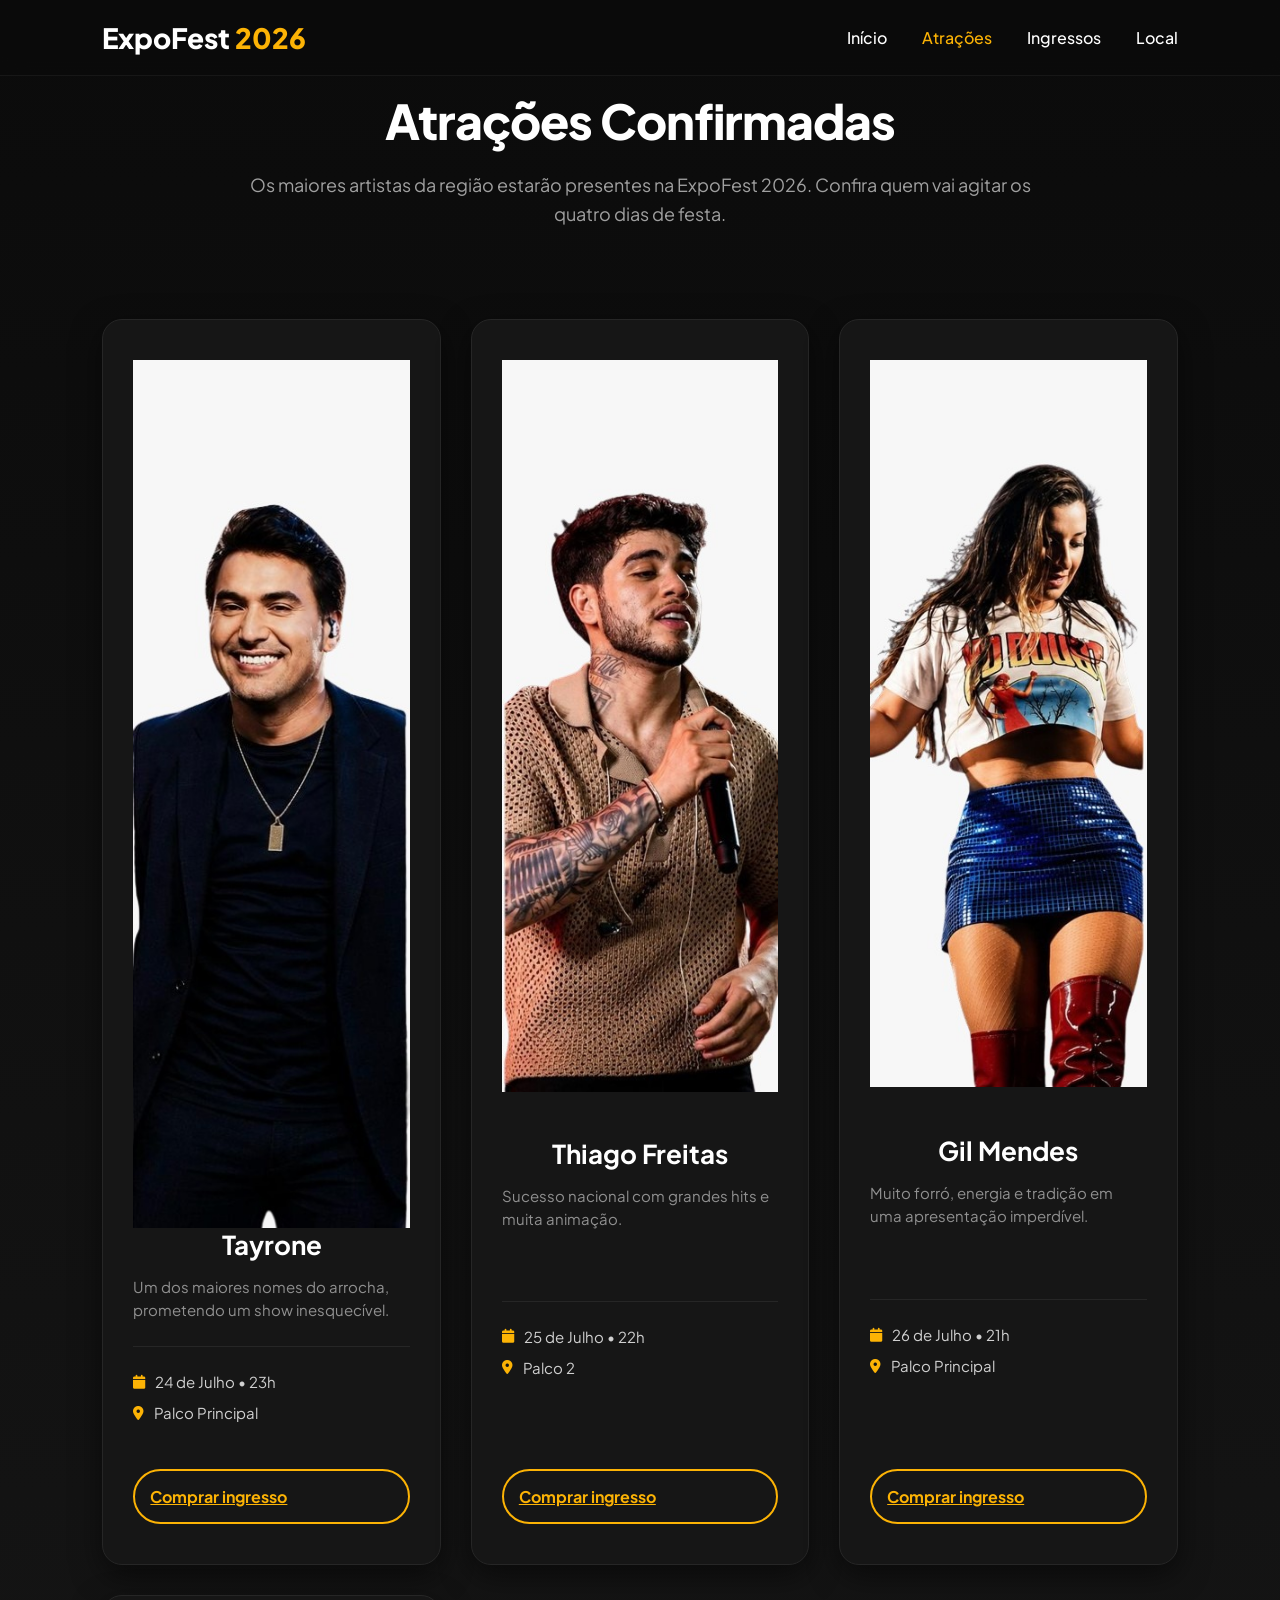
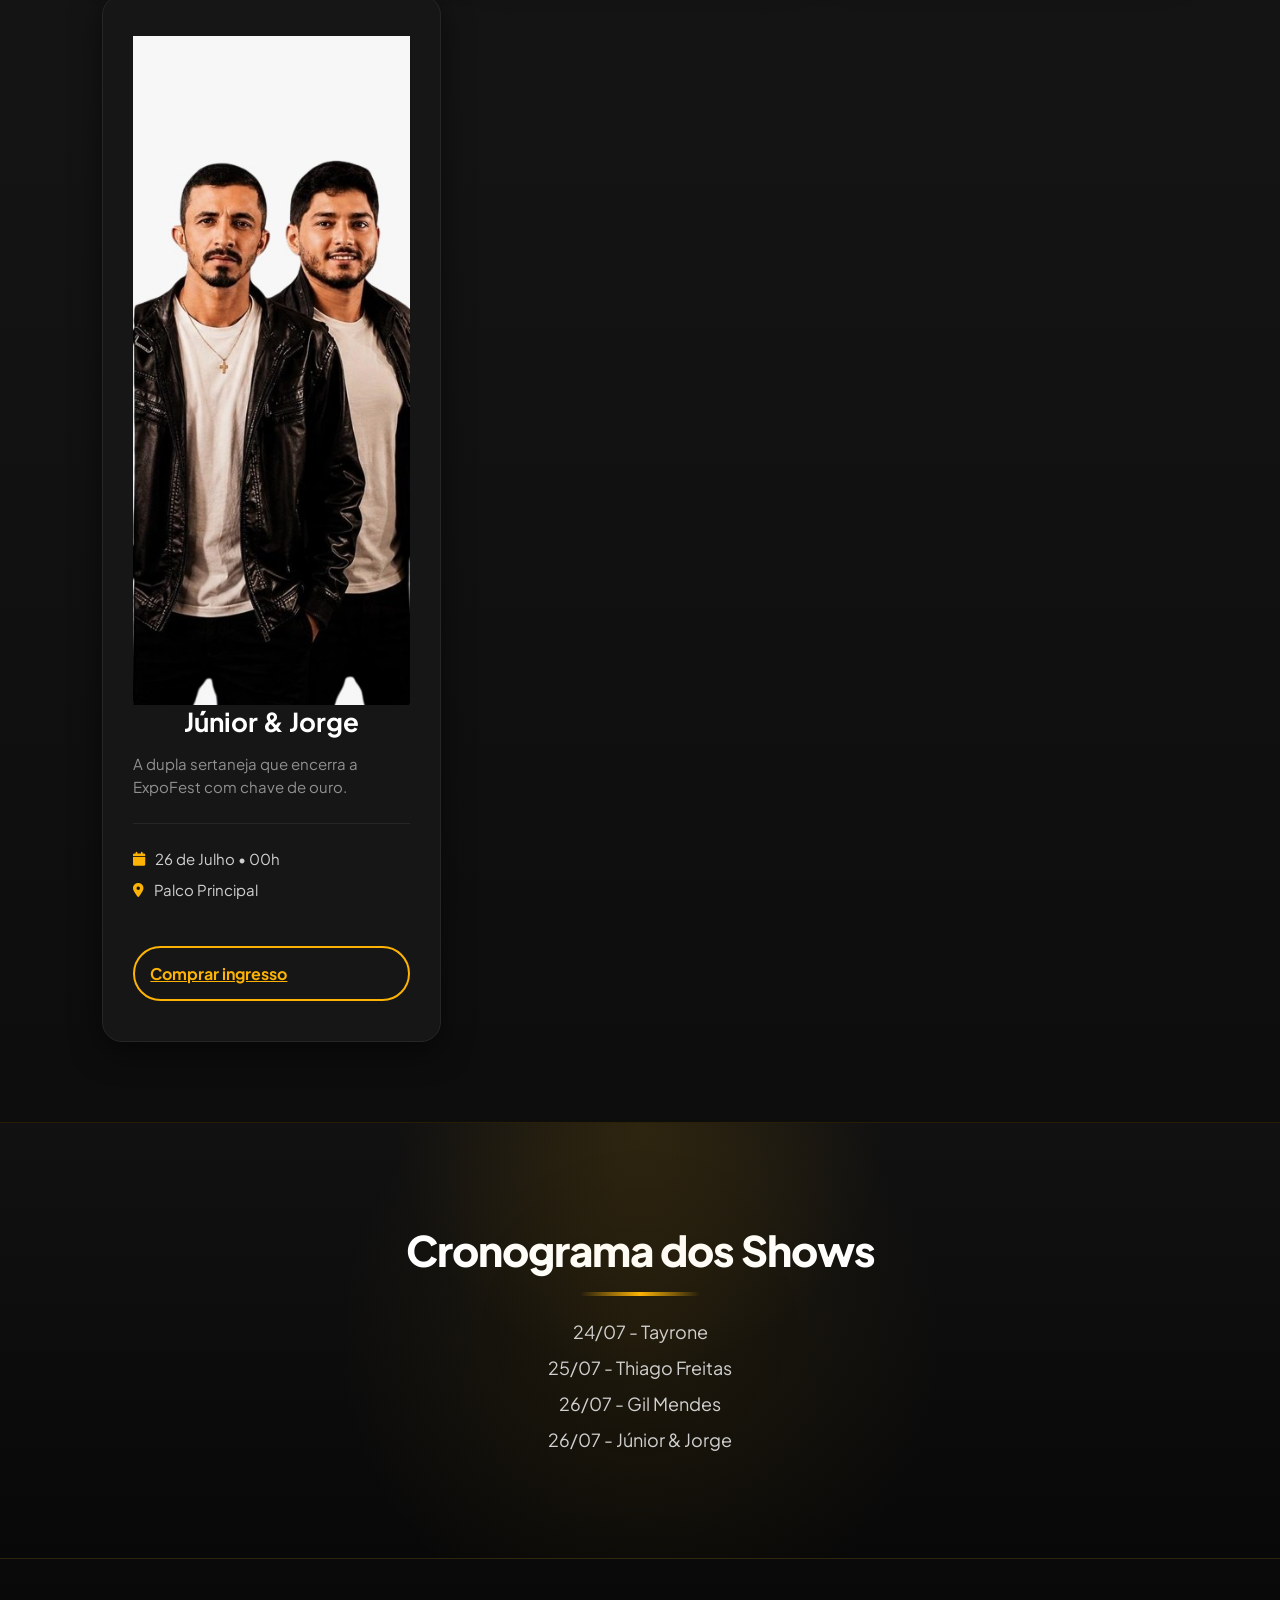
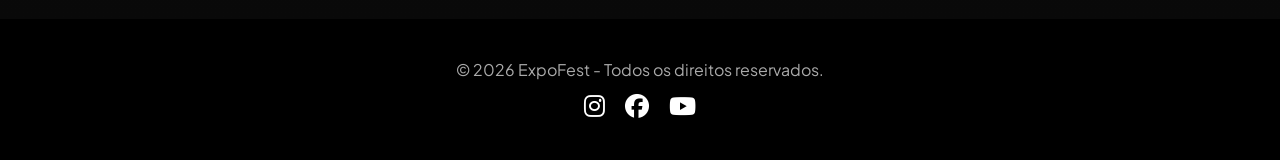
<file: atracoes.html>
<!DOCTYPE html>
<html lang="pt-BR">
<head>
<meta charset="UTF-8">
<meta name="viewport" content="width=device-width, initial-scale=1.0">

<title>Atrações - ExpoFest 2026</title>

<link rel="preconnect" href="https://fonts.googleapis.com">
<link rel="preconnect" href="https://fonts.gstatic.com" crossorigin>

<link href="https://fonts.googleapis.com/css2?family=Plus+Jakarta+Sans:wght@400;500;600;700;800&display=swap" rel="stylesheet">

<link rel="stylesheet" href="https://cdnjs.cloudflare.com/ajax/libs/font-awesome/6.5.2/css/all.min.css">

<link rel="stylesheet" href="style.css">

</head>

<body>

<header>

<div class="logo">
<h1>ExpoFest <span>2026</span></h1>
</div>

<nav>
<ul>
<li><a href="index.html">Início</a></li>
<li><a href="atracoes.html" class="active">Atrações</a></li>
<li><a href="ingressos.html">Ingressos</a></li>
<li><a href="local.html">Local</a></li>
</ul>
</nav>

</header>

<section class="ingressos-hero">

<div class="hero-container">

<h2>Atrações Confirmadas</h2>

<p>
Os maiores artistas da região estarão presentes na ExpoFest 2026.
Confira quem vai agitar os quatro dias de festa.
</p>

</div>

</section>

<section class="cards-section">

<div class="cards-container">

<div class="ticket-card artista">

<img src="img3.jpeg" alt="Tayrone">

<div class="card-header">

<h3>Tayrone</h3>

<p class="ticket-desc">
Um dos maiores nomes do arrocha, prometendo um show inesquecível.
</p>

</div>

<ul class="ticket-benefits">

<li><i class="fa-solid fa-calendar"></i>24 de Julho • 23h</li>

<li><i class="fa-solid fa-location-dot"></i>Palco Principal</li>

</ul>

<a href="ingressos.html" class="btn-comprar">
Comprar ingresso
</a>

</div>

<div class="ticket-card artista">

<img src="img4.jpeg" alt="Thiago Freitas">

<div class="card-header">

<h3>Thiago Freitas</h3>

<p class="ticket-desc">
Sucesso nacional com grandes hits e muita animação.
</p>

</div>

<ul class="ticket-benefits">

<li><i class="fa-solid fa-calendar"></i>25 de Julho • 22h</li>

<li><i class="fa-solid fa-location-dot"></i>Palco 2</li>

</ul>

<a href="ingressos.html" class="btn-comprar">
Comprar ingresso
</a>

</div>

<div class="ticket-card artista">

<img src="img1.jpeg" alt="Gil Mendes">

<div class="card-header">

<h3>Gil Mendes</h3>

<p class="ticket-desc">
Muito forró, energia e tradição em uma apresentação imperdível.
</p>

</div>

<ul class="ticket-benefits">

<li><i class="fa-solid fa-calendar"></i>26 de Julho • 21h</li>

<li><i class="fa-solid fa-location-dot"></i>Palco Principal</li>

</ul>

<a href="ingressos.html" class="btn-comprar">
Comprar ingresso
</a>

</div>

<div class="ticket-card artista">

<img src="img2.jpeg" alt="Júnior e Jorge">

<div class="card-header">

<h3>Júnior & Jorge</h3>

<p class="ticket-desc">
A dupla sertaneja que encerra a ExpoFest com chave de ouro.
</p>

</div>

<ul class="ticket-benefits">

<li><i class="fa-solid fa-calendar"></i>26 de Julho • 00h</li>

<li><i class="fa-solid fa-location-dot"></i>Palco Principal</li>

</ul>

<a href="ingressos.html" class="btn-comprar">
Comprar ingresso
</a>

</div>

</div>

</section>

<section class="contador">

<h2>Cronograma dos Shows</h2>

<p>
24/07 - Tayrone<br>
25/07 - Thiago Freitas<br>
26/07 - Gil Mendes<br>
26/07 - Júnior & Jorge
</p>

</section>

<footer>

<p>© 2026 ExpoFest - Todos os direitos reservados.</p>

<div class="redes">

<a href="#"><i class="fab fa-instagram"></i></a>

<a href="#"><i class="fab fa-facebook"></i></a>

<a href="#"><i class="fab fa-youtube"></i></a>

</div>

</footer>

</body>
</html>
</file>
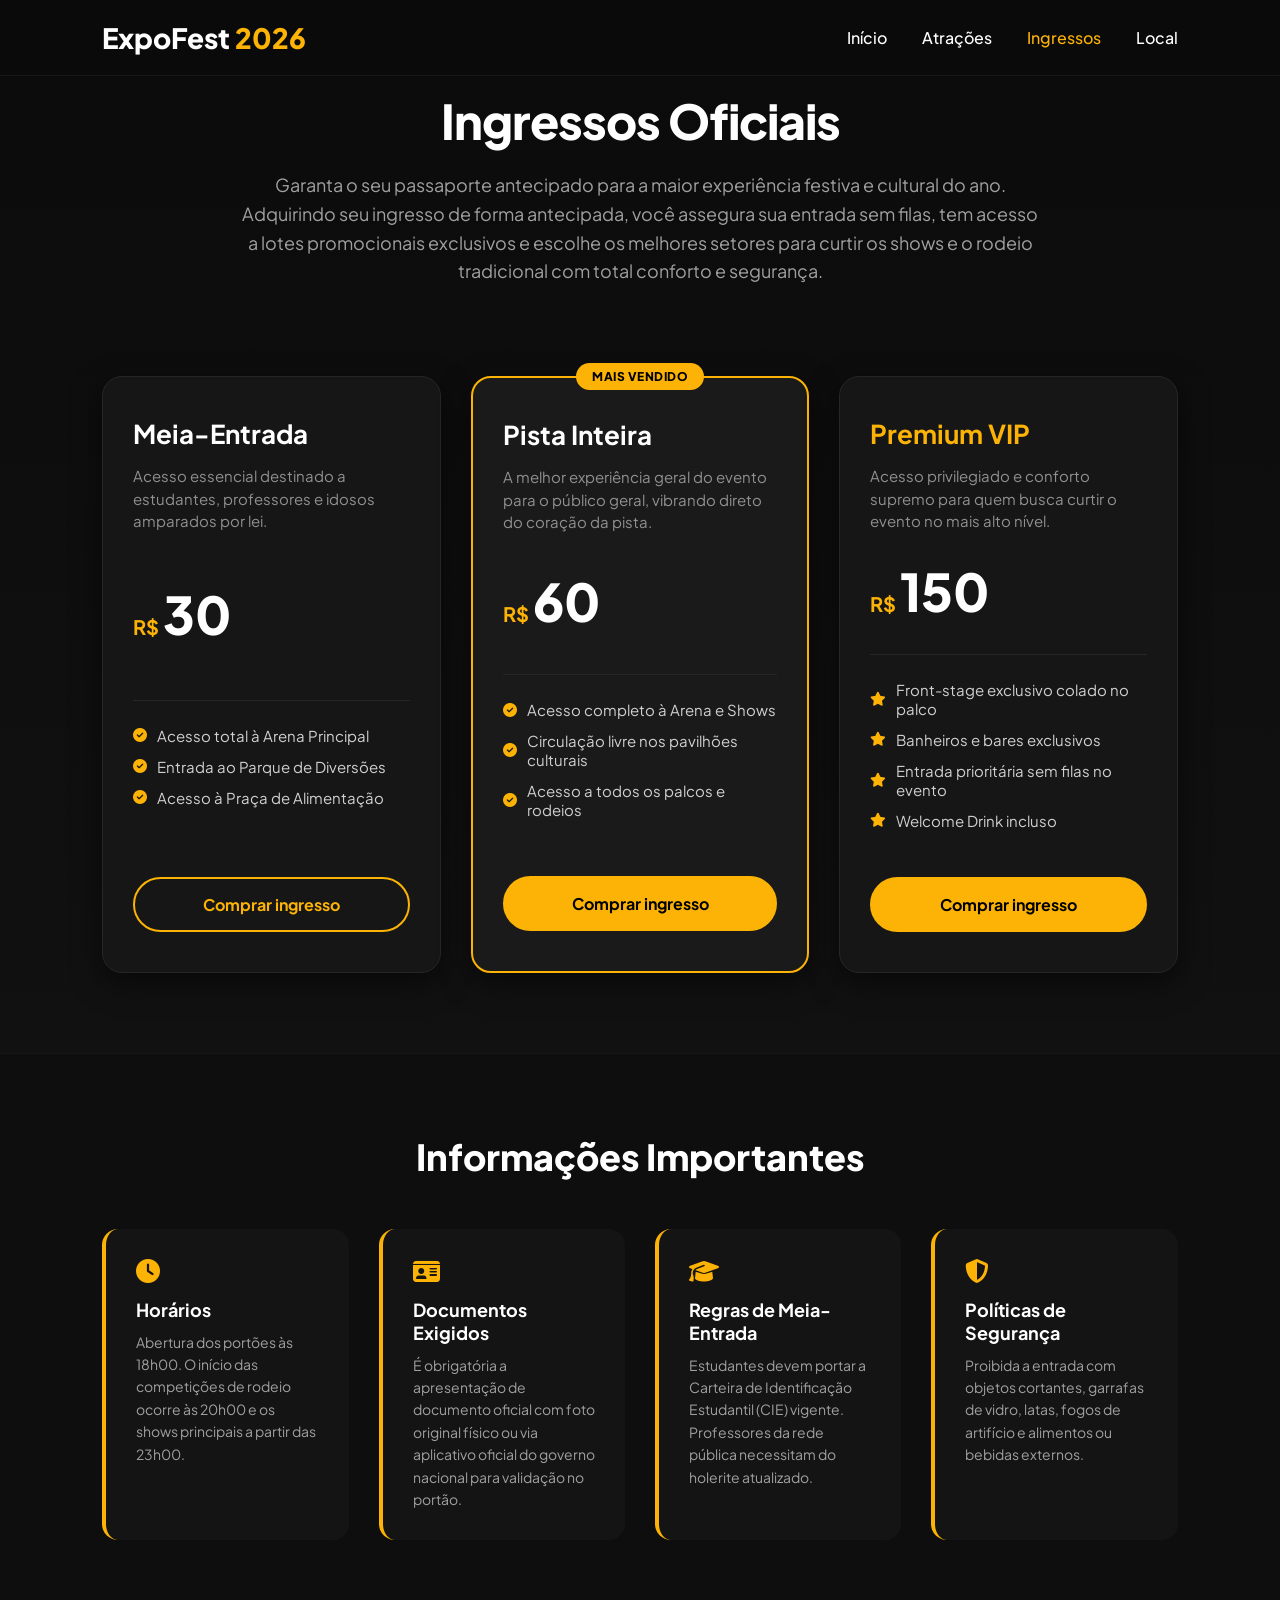
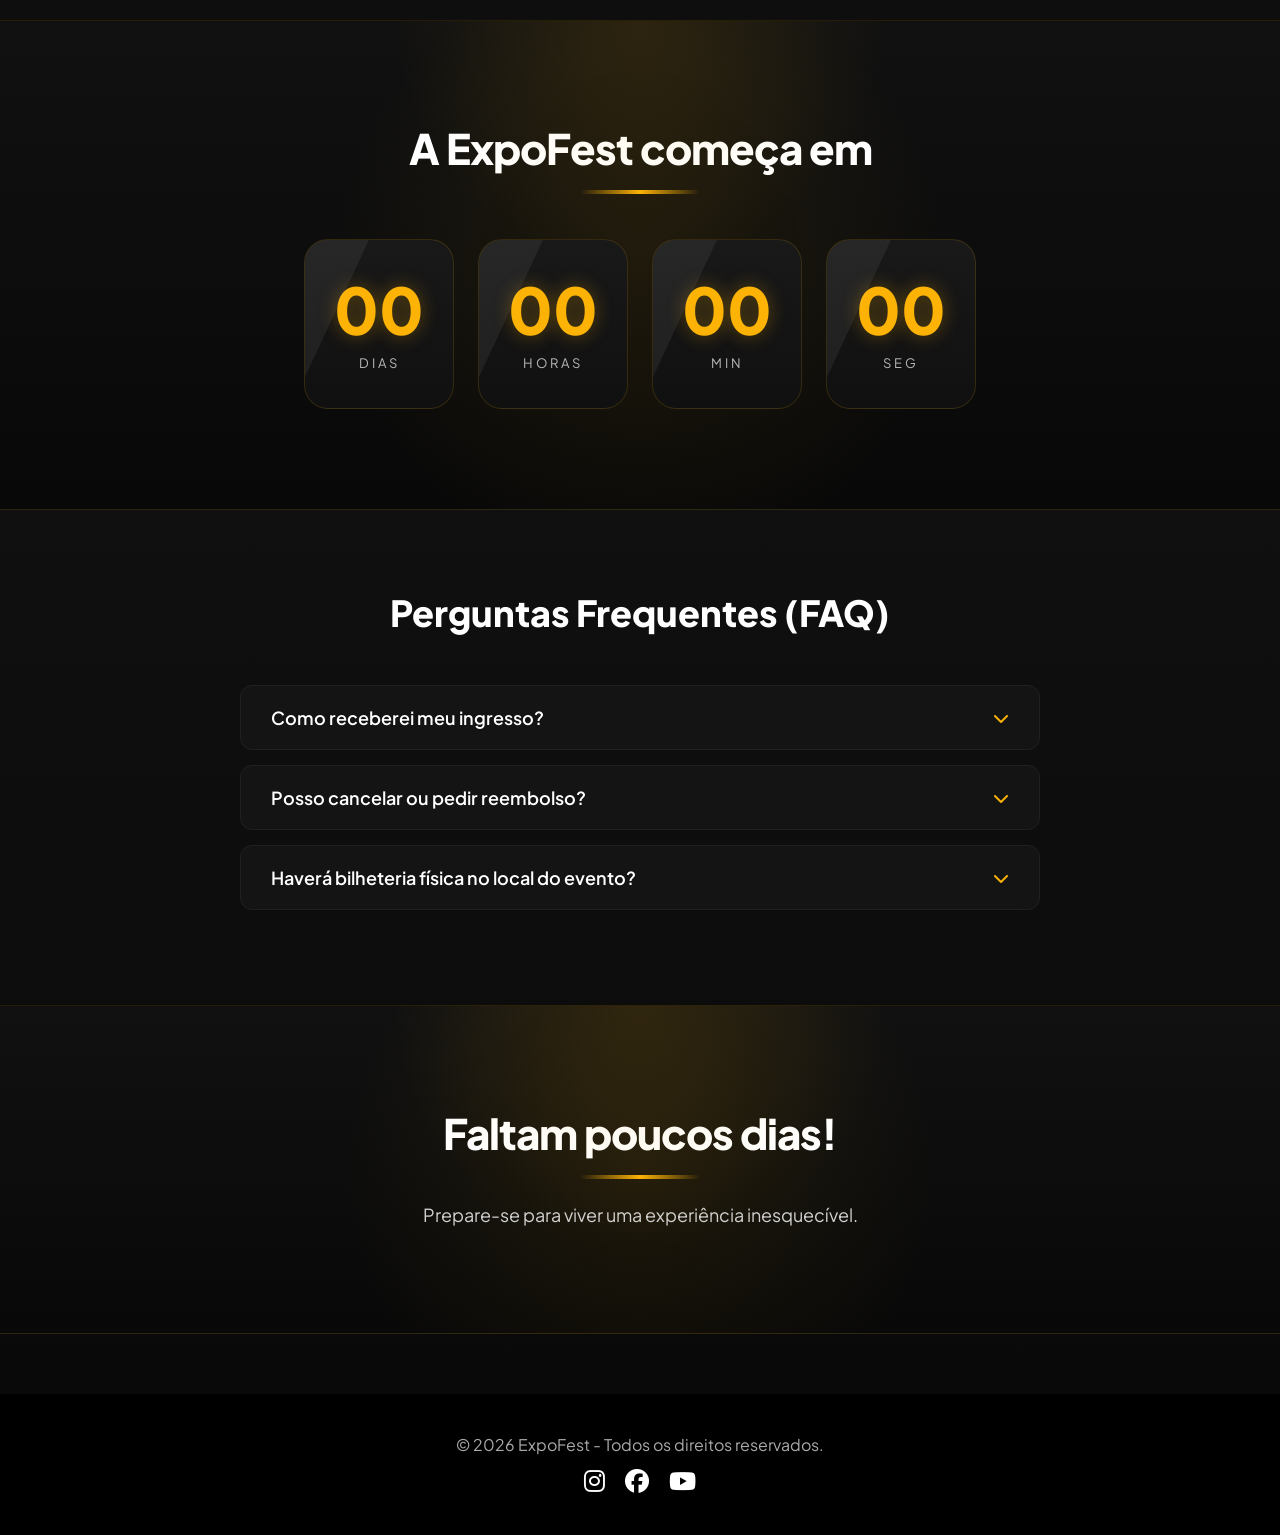
<file: ingressos.html>
<!DOCTYPE html>
<html lang="pt-BR">
<head>
    <meta charset="UTF-8">
    <meta name="viewport" content="width=device-width, initial-scale=1.0">
    <title>Ingressos - Expofesta Paulistana 2026</title>

    <link rel="preconnect" href="https://fonts.googleapis.com">
    <link rel="preconnect" href="https://fonts.gstatic.com" crossorigin>
    <link href="https://fonts.googleapis.com/css2?family=Plus+Jakarta+Sans:wght@400;500;600;700;800&display=swap" rel="stylesheet">
    <link rel="stylesheet" href="https://cdnjs.cloudflare.com/ajax/libs/font-awesome/6.5.2/css/all.min.css">
    
    <link rel="stylesheet" href="style.css">
</head>
<body>

    <header>

        <div class="logo">
            <h1>ExpoFest <span>2026</span></h1>
        </div>

        <nav>
            <ul>
                <li><a href="index.html">Início</a></li>
                <li><a href="atracoes.html">Atrações</a></li>
                <li><a href="ingressos.html" class="active">Ingressos</a></li>
                <li><a href="local.html">Local</a></li> </ul>
        </nav>

    </header>

    <section class="ingressos-hero">
        <div class="hero-container">
            <h2>Ingressos Oficiais</h2>
            <p>Garanta o seu passaporte antecipado para a maior experiência festiva e cultural do ano. Adquirindo seu ingresso de forma antecipada, você assegura sua entrada sem filas, tem acesso a lotes promocionais exclusivos e escolhe os melhores setores para curtir os shows e o rodeio tradicional com total conforto e segurança.</p>
        </div>
    </section>

    <section class="cards-section">
        <div class="cards-container">

            <div class="ticket-card">
                <div class="card-header">
                    <h3>Meia-Entrada</h3>
                    <p class="ticket-desc">Acesso essencial destinado a estudantes, professores e idosos amparados por lei.</p>
                </div>
                <div class="card-price">
                    <span class="currency">R$</span><span class="price-value">30</span>
                </div>
                <ul class="ticket-benefits">
                    <li><i class="fa-solid fa-circle-check"></i> Acesso total à Arena Principal</li>
                    <li><i class="fa-solid fa-circle-check"></i> Entrada ao Parque de Diversões</li>
                    <li><i class="fa-solid fa-circle-check"></i> Acesso à Praça de Alimentação</li>
                </ul>
                <button class="btn-comprar" data-ticket="Meia-Entrada" data-price="30">Comprar ingresso</button>
            </div>

            <div class="ticket-card featured">
                <div class="badge-featured">Mais Vendido</div>
                <div class="card-header">
                    <h3>Pista Inteira</h3>
                    <p class="ticket-desc">A melhor experiência geral do evento para o público geral, vibrando direto do coração da pista.</p>
                </div>
                <div class="card-price">
                    <span class="currency">R$</span><span class="price-value">60</span>
                </div>
                <ul class="ticket-benefits">
                    <li><i class="fa-solid fa-circle-check"></i> Acesso completo à Arena e Shows</li>
                    <li><i class="fa-solid fa-circle-check"></i> Circulação livre nos pavilhões culturais</li>
                    <li><i class="fa-solid fa-circle-check"></i> Acesso a todos os palcos e rodeios</li>
                </ul>
                <button class="btn-comprar" data-ticket="Pista Inteira" data-price="60">Comprar ingresso</button>
            </div>

            <div class="ticket-card vip">
                <div class="card-header">
                    <h3>Premium VIP</h3>
                    <p class="ticket-desc">Acesso privilegiado e conforto supremo para quem busca curtir o evento no mais alto nível.</p>
                </div>
                <div class="card-price">
                    <span class="currency">R$</span><span class="price-value">150</span>
                </div>
                <ul class="ticket-benefits">
                    <li><i class="fa-solid fa-star"></i> Front-stage exclusivo colado no palco</li>
                    <li><i class="fa-solid fa-star"></i> Banheiros e bares exclusivos</li>
                    <li><i class="fa-solid fa-star"></i> Entrada prioritária sem filas no evento</li>
                    <li><i class="fa-solid fa-star"></i> Welcome Drink incluso</li>
                </ul>
                <button class="btn-comprar" data-ticket="Premium VIP" data-price="150">Comprar ingresso</button>
            </div>

        </div>
    </section>

    <section id="informacoes" class="info-section">
        <h2>Informações Importantes</h2>
        <div class="info-grid">
            <div class="info-box">
                <i class="fa-solid fa-clock"></i>
                <h4>Horários</h4>
                <p>Abertura dos portões às 18h00. O início das competições de rodeio ocorre às 20h00 e os shows principais a partir das 23h00.</p>
            </div>
            <div class="info-box">
                <i class="fa-solid fa-id-card"></i>
                <h4>Documentos Exigidos</h4>
                <p>É obrigatória a apresentação de documento oficial com foto original físico ou via aplicativo oficial do governo nacional para validação no portão.</p>
            </div>
            <div class="info-box">
                <i class="fa-solid fa-graduation-cap"></i>
                <h4>Regras de Meia-Entrada</h4>
                <p>Estudantes devem portar a Carteira de Identificação Estudantil (CIE) vigente. Professores da rede pública necessitam do holerite atualizado.</p>
            </div>
            <div class="info-box">
                <i class="fa-solid fa-shield-halved"></i>
                <h4>Políticas de Segurança</h4>
                <p>Proibida a entrada com objetos cortantes, garrafas de vidro, latas, fogos de artifício e alimentos ou bebidas externos.</p>
            </div>
        </div>
    </section>

    <section class="contador">
    <h2> A ExpoFest começa em</h2>

    <div class="contador-box">
        <div class="tempo">
            <span id="dias">00</span>
            <small>Dias</small>
        </div>

        <div class="tempo">
            <span id="horas">00</span>
            <small>Horas</small>
        </div>

        <div class="tempo">
            <span id="minutos">00</span>
            <small>Min</small>
        </div>

        <div class="tempo">
            <span id="segundos">00</span>
            <small>Seg</small>
        </div>
    </div>
</section>

    <section id="faq" class="faq-section">
        <h2>Perguntas Frequentes (FAQ)</h2>
        <div class="faq-container">
            <div class="faq-item">
                <div class="faq-question">
                    <h3>Como receberei meu ingresso?</h3>
                    <i class="fa-solid fa-chevron-down"></i>
                </div>
                <div class="faq-answer">
                    <p>Logo após a aprovação do pagamento, você receberá um e-mail de confirmação contendo o link para download do seu ingresso em formato PDF e o código QR Code para apresentação no celular.</p>
                </div>
            </div>
            <div class="faq-item">
                <div class="faq-question">
                    <h3>Posso cancelar ou pedir reembolso?</h3>
                    <i class="fa-solid fa-chevron-down"></i>
                </div>
                <div class="faq-answer">
                    <p>Sim, cancelamentos e reembolsos integrais podem ser solicitados em até 7 dias corridos após a data de aquisição, desde que o pedido ocorra em até 48 horas de antecedência do início do evento.</p>
                </div>
            </div>
            <div class="faq-item">
                <div class="faq-question">
                    <h3>Haverá bilheteria física no local do evento?</h3>
                    <i class="fa-solid fa-chevron-down"></i>
                </div>
                <div class="faq-answer">
                    <p>Caso os lotes não se esgotem de forma online, haverá venda residual de ingressos físicos na portaria do evento a partir das 17h, sujeitos a reajustes de preço.</p>
                </div>
            </div>
        </div>
    </section>

    <div id="modal-checkout" class="modal">
        <div class="modal-content">
            <span class="close-modal">&times;</span>
            <i class="fa-solid fa-circle-check success-icon"></i>
            <h2>Ingresso adicionado ao carrinho</h2>
            <p>Seu ingresso para o setor <strong id="modal-ticket-name">---</strong> foi reservado e está aguardando pagamento.</p>
            <div class="modal-summary">
                <span>Total a Pagar:</span>
                <strong id="modal-ticket-price">R$ 00,00</strong>
            </div>
            <button class="btn-finalizar" onclick="window.location.reload();">Ir para o Pagamento</button>
        </div>
    </div>

<section class="contador">

    <h2>Faltam poucos dias!</h2>

    <p>Prepare-se para viver uma experiência inesquecível.</p>
</section>




<footer>

    <p>
        © 2026 ExpoFest - Todos os direitos reservados.
    </p>

    <div class="redes">

        <a href="#"><i class="fab fa-instagram"></i></a>

        <a href="#"><i class="fab fa-facebook"></i></a>

        <a href="#"><i class="fab fa-youtube"></i></a>

    </div>

</footer>
<script src="ingressos.js"></script>

</body>
</html>
</file>
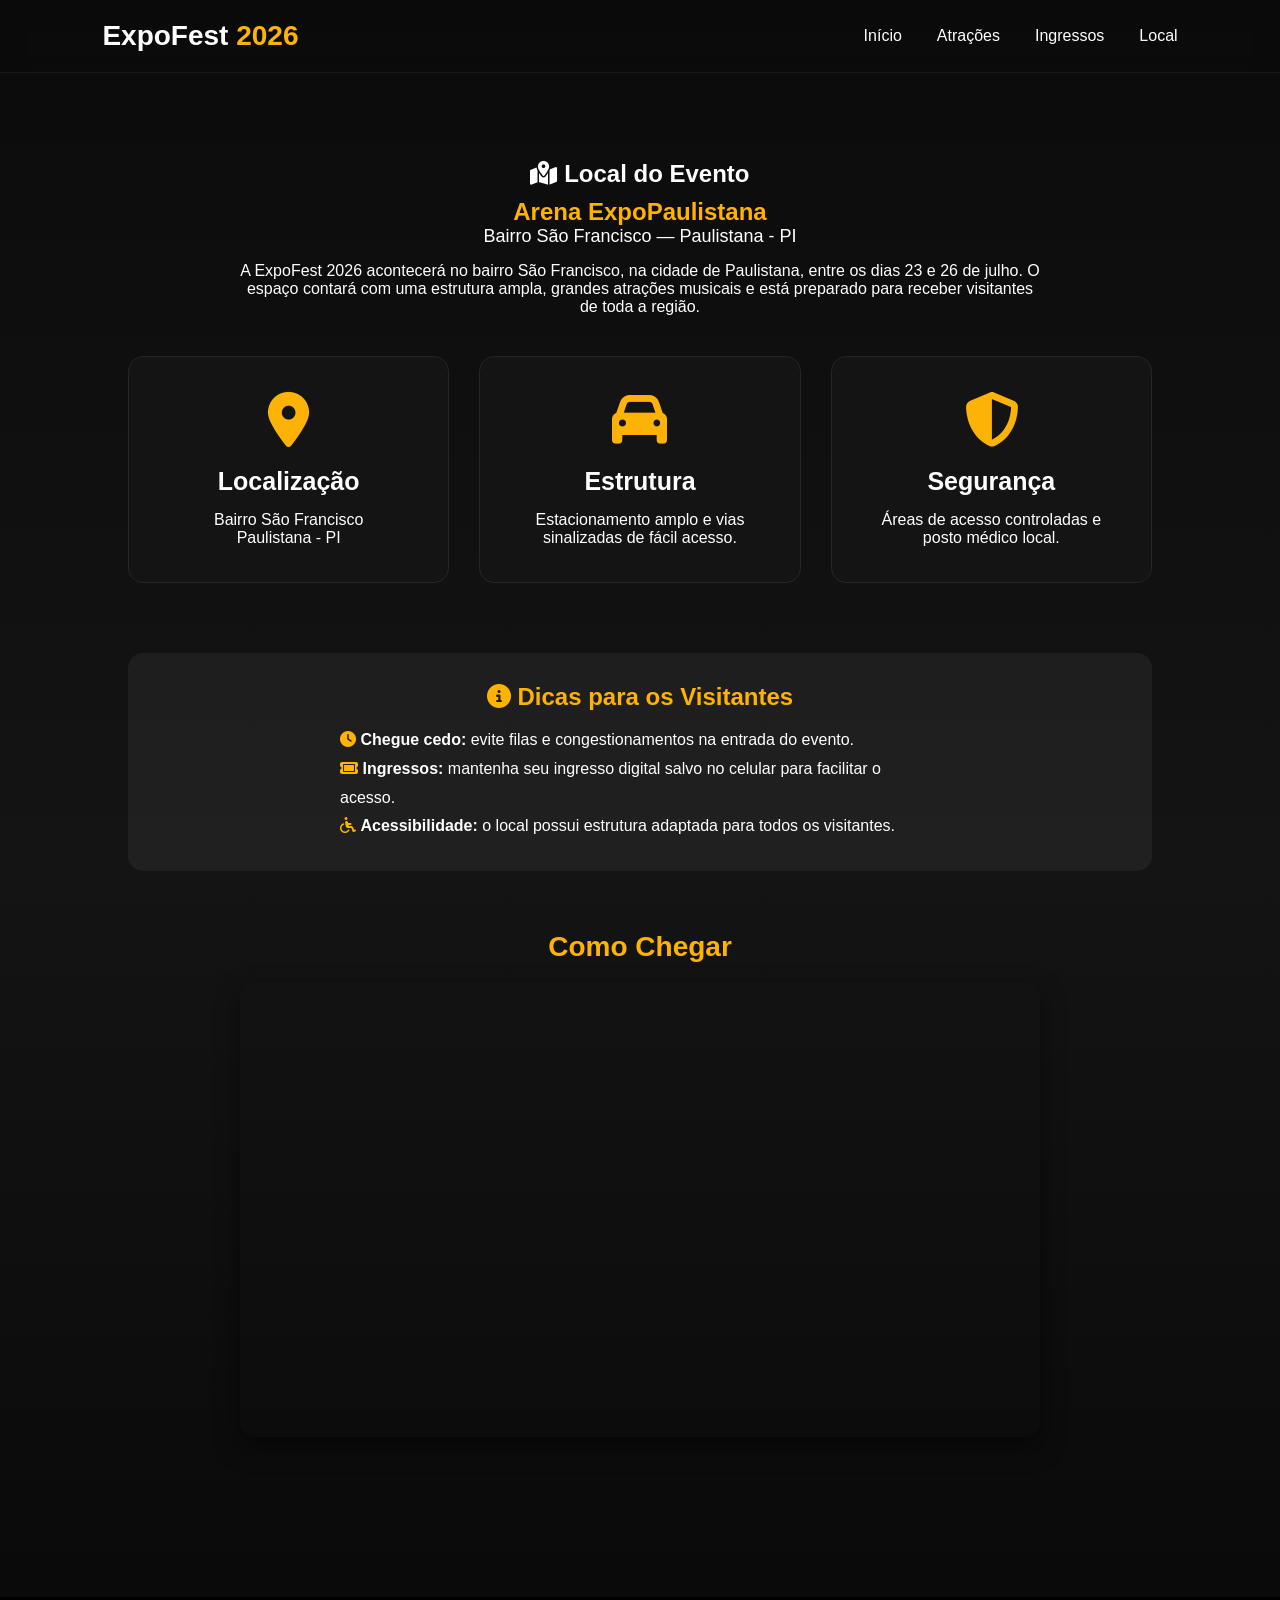
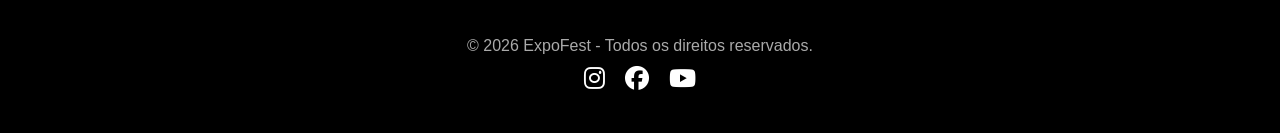
<file: local.html>
<!DOCTYPE html>
<html lang="pt-BR">
<head>
<meta charset="UTF-8">
<meta name="viewport" content="width=device-width, initial-scale=1.0">
<title>Local do Evento - ExpoFest 2026</title>

<link rel="stylesheet" href="style.css">

<link rel="preconnect" href="https://fonts.googleapis.com">
<link rel="preconnect" href="https://fonts.gstatic.com" crossorigin>

<link href="https://fonts.googleapis.com/css2?family=Poppins:wght@300;400;600;700&display=swap" rel="stylesheet">

<link rel="stylesheet" href="https://cdnjs.cloudflare.com/ajax/libs/font-awesome/6.5.2/css/all.min.css">
</head>

<body>

<header>

<div class="logo">
<h1>ExpoFest <span>2026</span></h1>
</div>

<nav>
<ul>
<li><a href="index.html">Início</a></li>
<li><a href="atracoes.html">Atrações</a></li>
<li><a href="ingressos.html">Ingressos</a></li>
<li><a href="local.html">Local</a></li>
</ul>
</nav>

</header>

<main class="pagina-local">

<section class="local-evento">

<h2><i class="fa-solid fa-map-location-dot"></i> Local do Evento</h2>

<p class="nome-local">
<strong>Arena ExpoPaulistana</strong>
</p>

<p class="cidade-local">
Bairro São Francisco — Paulistana - PI
</p>

<p class="descricao-local">
A ExpoFest 2026 acontecerá no bairro São Francisco, na cidade de Paulistana,
entre os dias 23 e 26 de julho. O espaço contará com uma estrutura ampla,
grandes atrações musicais e está preparado para receber visitantes de toda a região.
</p>

<section class="local-cards">

  <div class="cards-local">

    <div class="card-local">
      <i class="fa-solid fa-location-dot"></i>
      <h3>Localização</h3>
      <p>Bairro São Francisco<br>Paulistana - PI</p>
    </div>

    <div class="card-local">
      <i class="fa-solid fa-car"></i>
      <h3>Estrutura</h3>
      <p>Estacionamento amplo e vias sinalizadas de fácil acesso.</p>
    </div>

    <div class="card-local">
      <i class="fa-solid fa-shield-halved"></i>
      <h3>Segurança</h3>
      <p>Áreas de acesso controladas e posto médico local.</p>
    </div>

  </div>

</section>

<section class="dicas">

<h3><i class="fa-solid fa-circle-info"></i> Dicas para os Visitantes</h3>

<ul>

<li>
<i class="fa-solid fa-clock"></i>
<strong>Chegue cedo:</strong> evite filas e congestionamentos na entrada do evento.
</li>

<li>
<i class="fa-solid fa-ticket"></i>
<strong>Ingressos:</strong> mantenha seu ingresso digital salvo no celular para facilitar o acesso.
</li>

<li>
<i class="fa-solid fa-wheelchair"></i>
<strong>Acessibilidade:</strong> o local possui estrutura adaptada para todos os visitantes.
</li>

</ul>

</section>

<section class="mapa">

<h3>Como Chegar</h3>

<div class="mapa-container">

<iframe
src="https://www.google.com/maps/embed?pb=!1m18!1m12!1m3!1d15764.571409971935!2d-41.140082729061614!3d-8.13426188258385!2m3!1f0!2f0!3d0!3m3!1i1024!2i768!4f13.1!3m3!1m2!1s0x7a4e65655a62b8b1%3A0x41df5fc11bcc812a!2zU8OjbyBGcmFuY2lzY28sIFBhdWxpc3RhbmEgLSBQSSwgNjQ3NTAtMDAw!5e0!3m2!1spt-BR!2sbr!4v1719411211111!5m2!1spt-BR!2sbr"
width="100%"
height="450"
class="mapa-iframe"
loading="lazy"
referrerpolicy="no-referrer-when-downgrade">
</iframe>

</div>

</section>

</main>

<footer>

<p>© 2026 ExpoFest - Todos os direitos reservados.</p>

<div class="redes">

<a href="https://www.instagram.com/expofestpaulistana?utm_source=ig_web_button_share_sheet&igsh=ZDNlZDc0MzIxNw==" target="_blank">
<i class="fab fa-instagram"></i>
</a>

<a href="https://facebook.com" target="_blank">
<i class="fab fa-facebook"></i>
</a>

<a href="https://youtube.com" target="_blank">
<i class="fab fa-youtube"></i>
</a>

</div>

</footer>

</body>
</html>
</file>
<file: style.css>
.pagina-local{
    padding:140px 10% 60px;
    text-align:center;
}

.local-evento{
    padding:20px 0;
}

.nome-local{
    font-size:24px;
    color:#ffb300;
    margin-top:10px;
}

.cidade-local{
    font-size:18px;
    color:#fff;
    margin-bottom:15px;
}

.descricao-local{
    margin-top:15px;
    max-width:800px;
    margin-left:auto;
    margin-right:auto;
}

.local-cards{
    background:none;
    padding:40px 0;
}

.dicas{
    margin-top:30px;
    background:rgba(255,255,255,.05);
    padding:30px;
    border-radius:15px;
}

.dicas h3{
    font-size:24px;
    color:#ffb300;
    margin-bottom:15px;
}

.dicas ul{
    list-style:none;
    padding:0;
    text-align:left;
    max-width:600px;
    margin:auto;
    line-height:1.8;
}

.dicas i{
    color:#ffb300;
}

.mapa{
    margin-top:40px;
    padding:20px 0;
}

.mapa h3{
    font-size:28px;
    color:#ffb300;
    margin-bottom:20px;
}

.mapa-container{
    width:100%;
    max-width:800px;
    margin:auto;
    border-radius:15px;
    overflow:hidden;
    box-shadow:0 10px 25px rgba(0,0,0,0.5);
}

.mapa-iframe{
    width:100%;
    height:450px;
    border:0;
}

/* --- Reset Geral e Configurações de Identidade Visual --- */
* {
    margin: 0;
    padding: 0;
    box-sizing: border-box;
    font-family: 'Plus Jakarta Sans', sans-serif;
    scroll-behavior: smooth;
}

body {
    background: linear-gradient(180deg, #0b0b0b 0%, #141414 50%, #080808 100%);
    color: #ffffff;
    overflow-x: hidden;
}

/* --- Header / Navbar --- */
header {
    width: 100%;
    padding: 20px 8%;
    display: flex;
    justify-content: space-between;
    align-items: center;

    position: fixed;
    top: 0;
    left: 0;
    z-index: 999;

    background: rgba(11, 11, 11, 0.75);
    backdrop-filter: blur(10px);
    transition: 0.3s;
    border-bottom: 1px solid rgba(255, 255, 255, 0.05);
}

/* efeito quando rolar página */
header.scrolled {
    background: rgba(11, 11, 11, 0.95);
}

.logo h1 {
    font-size: 28px;
    font-weight: 800;
    color: #ffffff;
}

.logo h1 span {
    color: #fcb305;
}

nav ul {
    display: flex;
    list-style: none;
    gap: 35px;
}

nav ul li a {
    color: #ffffff;
    text-decoration: none;
    font-weight: 500;
    transition: 0.3s;
}

nav ul li a:hover,
nav ul li a.active {
    color: #fcb305;
}

/* ==========================
   BANNER
========================== */

.banner{
    width:100%;
    height:100vh;

    background:
    linear-gradient(rgba(0,0,0,.55),
    rgba(0,0,0,.55)),
    url("imagens/banner.jpg");

    background-size:cover;
    background-position:center;

    display:flex;
    align-items:center;
    justify-content:center;
    text-align:center;
}

.banner-texto{
    max-width:700px;
}

.banner h2{
    font-size:60px;
    margin-bottom:20px;
}

.banner p{
    font-size:20px;
    margin-bottom:35px;
}

.botao{
    display:inline-block;
    background:#ffb300;
    color:#111;
    padding:15px 35px;
    border-radius:50px;
    text-decoration:none;
    font-weight:bold;
    transition:.4s;
}

.botao:hover{
    background:#fff;
    transform:scale(1.05);
}

/* ==========================
   SOBRE
========================== */

.sobre{
    padding:90px 10%;
    text-align:center;
}

.sobre h2{
    font-size:40px;
    margin-bottom:30px;
    color:#ffb300;
}

.sobre p{
    font-size:18px;
    line-height:32px;
}

/* ==========================
   CARDS
========================== */

.destaques{
    padding:90px 8%;
    background:#1a1a1a;
}

.destaques h2{
    text-align:center;
    margin-bottom:50px;
    color:#ffb300;
    font-size:40px;
}

.cards{
    display:grid;
    grid-template-columns:repeat(auto-fit,minmax(230px,1fr));
    gap:30px;
}

.card{

    background:#222;

    padding:35px;

    text-align:center;

    border-radius:15px;

    transition:.4s;

}

.card:hover{

    transform:translateY(-10px);

    background:#ffb300;

    color:#111;

}

.card i{

    font-size:55px;

    margin-bottom:20px;

}

.card h3{

    margin-bottom:15px;

    font-size:25px;

}  

/* --- Hero Intro --- */
.ingressos-hero {
    padding: 90px 8% 50px 8%;
    text-align: center;
    animation: fadeInUp 0.8s ease-in-out;
}

.hero-container {
    max-width: 800px;
    margin: 0 auto;
}

.ingressos-hero h2 {
    font-size: 48px;
    font-weight: 800;
    margin-bottom: 20px;
    letter-spacing: -1px;
}

.ingressos-hero p {
    color: #a0a0a0;
    font-size: 18px;
    line-height: 1.6;
}

/* --- Cards Container e Sistema de Grid Responsivo --- */
.cards-section {
    padding: 40px 8% 80px 8%;
    animation: fadeInUp 1s ease-in-out;
}

.cards-container {
    display: grid;
    grid-template-columns: repeat(auto-fit, minmax(300px, 1fr));
    gap: 30px;
    max-width: 1200px;
    margin: 0 auto;
}

.ticket-card {
    background-color: #161616;
    border: 1px solid #262626;
    border-radius: 20px;
    padding: 40px 30px;
    display: flex;
    flex-direction: column;
    justify-content: space-between;
    position: relative;
    transition: all 0.4s cubic-bezier(0.165, 0.84, 0.44, 1);
    box-shadow: 0 10px 30px rgba(0,0,0,0.5);
}

.ticket-card:hover {
    transform: translateY(-8px);
    border-color: rgba(252, 179, 5, 0.4);
    box-shadow: 0 15px 40px rgba(252, 179, 5, 0.1);
}

/* Destaque do Card Central */
.ticket-card.featured {
    border: 2px solid #fcb305;
    background-color: #1a1a1a;
}

.badge-featured {
    position: absolute;
    top: -15px;
    left: 50%;
    transform: translateX(-50%);
    background-color: #fcb305;
    color: #000000;
    font-size: 12px;
    font-weight: 800;
    text-transform: uppercase;
    padding: 6px 16px;
    border-radius: 30px;
    letter-spacing: 0.5px;
}

.card-header h3 {
    font-size: 26px;
    font-weight: 700;
    margin-bottom: 15px;
}

.ticket-card.vip h3 {
    color: #fcb305;
}

.ticket-desc {
    color: #909090;
    font-size: 15px;
    line-height: 1.5;
    margin-bottom: 25px;
}

.card-price {
    margin-bottom: 30px;
}

.currency {
    color: #fcb305;
    font-size: 20px;
    font-weight: 700;
    margin-right: 4px;
}

.price-value {
    font-size: 52px;
    font-weight: 800;
}

.ticket-benefits {
    list-style: none;
    margin-bottom: 35px;
    border-top: 1px solid #262626;
    padding-top: 25px;
}

.ticket-benefits li {
    font-size: 15px;
    color: #d0d0d0;
    margin-bottom: 12px;
    display: flex;
    align-items: center;
    gap: 10px;
}

.ticket-benefits li i {
    color: #fcb305;
    font-size: 14px;
}

/* Interatividade dos Botões */
.btn-comprar {
    width: 100%;
    background-color: transparent;
    color: #fcb305;
    border: 2px solid #fcb305;
    padding: 15px;
    font-size: 16px;
    font-weight: 700;
    border-radius: 50px;
    cursor: pointer;
    transition: all 0.3s ease;
}

.btn-comprar:hover {
    background-color: #fcb305;
    color: #000000;
}

.featured .btn-comprar, .vip .btn-comprar {
    background-color: #fcb305;
    color: #000000;
}

.featured .btn-comprar:hover, .vip .btn-comprar:hover {
    background-color: #e09f04;
    border-color: #e09f04;
}

/* --- Informações Importantes --- */
.info-section {
    background-color: #0e0e0e;
    padding: 80px 8%;
    border-top: 1px solid rgba(255, 255, 255, 0.03);
}

.info-section h2 {
    text-align: center;
    font-size: 36px;
    font-weight: 800;
    margin-bottom: 50px;
}

.info-grid {
    display: grid;
    grid-template-columns: repeat(auto-fit, minmax(240px, 1fr));
    gap: 30px;
    max-width: 1200px;
    margin: 0 auto;
}

.info-box {
    background-color: #141414;
    padding: 30px;
    border-radius: 16px;
    border-left: 4px solid #fcb305;
}

.info-box i {
    font-size: 24px;
    color: #fcb305;
    margin-bottom: 15px;
}

.info-box h4 {
    font-size: 18px;
    margin-bottom: 10px;
    font-weight: 700;
}

.info-box p {
    color: #a0a0a0;
    font-size: 14px;
    line-height: 1.6;
}

/* --- FAQ Section --- */
.faq-section {
    padding: 80px 8%;
}

.faq-section h2 {
    text-align: center;
    font-size: 36px;
    font-weight: 800;
    margin-bottom: 50px;
}

.faq-container {
    max-width: 800px;
    margin: 0 auto;
}

.faq-item {
    background-color: #141414;
    margin-bottom: 15px;
    border-radius: 12px;
    overflow: hidden;
    border: 1px solid #202020;
}

.faq-question {
    padding: 20px 30px;
    display: flex;
    justify-content: space-between;
    align-items: center;
    cursor: pointer;
    transition: background 0.3s ease;
}

.faq-question:hover {
    background-color: #1a1a1a;
}

.faq-question h3 {
    font-size: 18px;
    font-weight: 600;
}

.faq-question i {
    color: #fcb305;
    transition: transform 0.3s ease;
}

.faq-answer {
    padding: 0 30px;
    max-height: 0;
    overflow: hidden;
    transition: max-height 0.4s ease, padding 0.3s ease;
}


.faq-answer p {
    color: #a0a0a0;
    font-size: 15px;
    line-height: 1.6;
    padding-bottom: 20px;
}

/* Classe ativa adicionada pelo JS */
.faq-item.active .faq-answer {
    max-height: 500px;
    padding-top: 10px;
}

.faq-item.active .faq-question i {
    transform: rotate(180deg);
}

/* --- Modal Checkout --- */
.modal {
    display: none;
    position: fixed;
    z-index: 1000;
    left: 0;
    top: 0;
    width: 100%;
    height: 100%;
    background-color: rgba(0,0,0,0.85);
    align-items: center;
    justify-content: center;
    backdrop-filter: blur(5px);
}

.modal-content {
    background-color: #181818;
    border: 1px solid #333;
    padding: 40px;
    border-radius: 24px;
    max-width: 450px;
    width: 90%;
    text-align: center;
    position: relative;
    animation: scaleUp 0.3s ease-out;
}

.close-modal {
    position: absolute;
    right: 25px;
    top: 20px;
    font-size: 28px;
    color: #666;
    cursor: pointer;
}

.close-modal:hover {
    color: #fff;
}

.success-icon {
    font-size: 54px;
    color: #fcb305;
    margin-bottom: 20px;
}

.modal-content h2 {
    font-size: 28px;
    margin-bottom: 10px;
}

.modal-content p {
    color: #a0a0a0;
    margin-bottom: 25px;
}

.modal-summary {
    background-color: #0f0f0f;
    padding: 15px 20px;
    border-radius: 12px;
    display: flex;
    justify-content: space-between;
    align-items: center;
    margin-bottom: 30px;
}

.modal-summary strong {
    color: #fcb305;
    font-size: 22px;
}

.btn-finalizar {
    width: 100%;
    background-color: #fcb305;
    color: #000000;
    border: none;
    padding: 15px;
    font-size: 16px;
    font-weight: 700;
    border-radius: 50px;
    cursor: pointer;
}

/* --- Footer --- */
footer {
    text-align: center;
    padding: 40px;
    background: #000;
    margin-top: 60px;
}

footer p {
    color: #aaa;
    margin-bottom: 10px;
}

footer .final-texto {
    font-size: 18px;
    margin-bottom: 20px;
    color: #fff;
}

.redes {
    display: flex;
    justify-content: center;
    gap: 20px;
}

.redes a {
    color: #fff;
    font-size: 24px;
    transition: 0.3s;
}

.redes a:hover {
    color: #fcb305;
    transform: scale(1.2);
}
/* --- Animações --- */
@keyframes fadeInUp {
    from {
        opacity: 0;
        transform: translateY(20px);
    }
    to {
        opacity: 1;
        transform: translateY(0);
    }
}

@keyframes scaleUp {
    from { transform: scale(0.8); opacity: 0; }
    to { transform: scale(1); opacity: 1; }
}

/* ==========================
   CONTADOR REGRESSIVO
========================== */

.contador {
    padding: 100px 8%;
    text-align: center;

    background:
        radial-gradient(circle at center,
        rgba(252,179,5,0.08),
        transparent 45%),
        linear-gradient(
        180deg,
        #111 0%,
        #080808 100%);

    position: relative;

    overflow: hidden;

    border-top: 1px solid rgba(252,179,5,.12);
    border-bottom: 1px solid rgba(252,179,5,.12);
}

/* brilho decorativo */
.contador::before {
    content: "";

    position: absolute;

    width: 500px;
    height: 500px;

    background:
        radial-gradient(
            circle,
            rgba(252,179,5,.10),
            transparent 70%
        );

    top: -250px;
    left: 50%;

    transform: translateX(-50%);

    pointer-events: none;
}

.contador h2 {
    font-size: 42px;

    font-weight: 800;

    margin-bottom: 18px;

    color: white;

    letter-spacing: -1px;

    animation: surgir 1s ease;
}

.contador h2::after {
    content: "";

    display: block;

    width: 120px;

    height: 4px;

    margin: 16px auto 0;

    border-radius: 50px;

    background:
        linear-gradient(
            90deg,
            transparent,
            #fcb305,
            transparent
        );
}

.contador-box {

    display: flex;

    justify-content: center;

    gap: 24px;

    flex-wrap: wrap;

    margin-top: 45px;

}

/* CARD */
.tempo {

    width: 150px;

    min-height: 170px;

    background:
        linear-gradient(
            180deg,
            #191919,
            #101010
        );

    border:

        1px solid rgba(252,179,5,.15);

    border-radius: 24px;

    display: flex;

    flex-direction: column;

    justify-content: center;

    align-items: center;

    position: relative;

    overflow: hidden;

    transition: .45s;
}

/* reflexo */
.tempo::before {

    content: "";

    position: absolute;

    top: -120%;

    left: -30%;

    width: 80px;

    height: 300%;

    background:

        rgba(255,255,255,.06);

    transform: rotate(25deg);

    transition: .8s;

}

.tempo:hover::before {

    left: 140%;

}

.tempo:hover {

    transform:
        translateY(-10px)
        scale(1.04);

    border-color: #fcb305;

    box-shadow:
        0 0 40px rgba(252,179,5,.15);

}

.tempo span {

    font-size: 64px;

    font-weight: 800;

    line-height: 1;

    color: #fcb305;

    text-shadow:
        0 0 18px
        rgba(252,179,5,.35);

}

.tempo small {

    margin-top: 14px;

    color: #b8b8b8;

    font-size: 13px;

    letter-spacing: 3px;

    text-transform: uppercase;

}

/* mensagem */
#mensagem-contador {

    margin-top: 40px;

    font-size: 18px;

    color: #bdbdbd;

    max-width: 700px;

    margin-inline: auto;

    line-height: 1.8;

}

/* RESPONSIVO */

@media (max-width:768px){

.contador{
padding:80px 6%;
}

.contador h2{
font-size:32px;
}

.tempo{

width:130px;

min-height:150px;

}

.tempo span{

font-size:48px;

}

}

/* animação */

@keyframes surgir {

from{

opacity:0;

transform:translateY(30px);

}
}

to{

opacity:1;

transform:translateY(0);

}


.datas{
    padding:80px 10%;
    text-align:center;
    background:#181818;
}

.datas h2{
    color:#ffb300;
    font-size:40px;
    margin-bottom:20px;
}

.datas p{
    font-size:18px;
    margin-bottom:40px;
}

.dias{
    display:flex;
    justify-content:center;
    gap:25px;
    flex-wrap:wrap;
}

.dia{
    width:140px;
    background:#222;
    border-radius:15px;
    padding:25px;
    transition:.3s;
}

.dia:hover{
    transform:translateY(-8px);
    background:#ffb300;
    color:#111;
}

.dia h3{
    font-size:40px;
    margin-bottom:10px;
}

.dia span{
    font-size:16px;
    font-weight:500;
}
/* ==========================
   HORÁRIO
========================== */

.horario{
    padding:80px 10%;
    text-align:center;
}

.horario h2{
    color:#ffb300;
    font-size:40px;
    margin-bottom:20px;
}

.horario p{
    font-size:18px;
    margin-bottom:10px;
    line-height:30px;

}

.cards{
    display: flex;
    justify-content: center;
    gap: 25px;
    flex-wrap: wrap;
}

.card{
    background: #141414;
    padding: 25px;
    border-radius: 15px;
    width: 250px;
    text-align: center;
    transition: 0.3s;
}

.card:hover{
    transform: translateY(-8px);
    border: 1px solid #fcb305;
}





/* ==========================
   PÁGINA DE ATRAÇÕES
========================== */

.atracoes-section{
    padding:90px 8%;
}

.atracoes-section h2{
    text-align:center;
    font-size:42px;
    font-weight:800;
    margin-bottom:50px;
    color:#fff;
}

.cards{
    display:grid;
    grid-template-columns:repeat(2,1fr);
    gap:35px;
    max-width:1100px;
    margin:0 auto;
}

.card{
    background:#161616;
    border:1px solid #262626;
    border-radius:20px;
    overflow:hidden;
    transition:all .4s ease;
    box-shadow:0 10px 30px rgba(0,0,0,.45);
}

.card:hover{
    transform:translateY(-10px);
    border-color:#fcb305;
    box-shadow:0 15px 40px rgba(252,179,5,.2);
}

.card img{
    width:100%;
    height:340px;
    object-fit:cover;
    transition:.4s;
}

.card:hover img{
    transform:scale(1.05);
}

.card-info{
    padding:28px;
    text-align:center;
}

.badge{
    display:inline-block;
    background:#fcb305;
    color:#000;
    font-size:12px;
    font-weight:800;
    padding:7px 18px;
    border-radius:30px;
    margin-bottom:18px;
    text-transform:uppercase;
    letter-spacing:.5px;
}

.card h3{
    font-size:28px;
    margin-bottom:18px;
    font-weight:700;
}

.card p{
    color:#cfcfcf;
    font-size:16px;
    margin-bottom:12px;
}

.card i{
    color:#fcb305;
    margin-right:8px;
}

.btn-artista{
    display:block;
    width:100%;
    margin-top:22px;
    padding:15px;
    background:#fcb305;
    color:#000;
    text-decoration:none;
    font-weight:700;
    border-radius:50px;
    transition:.3s;
}

.btn-artista:hover{
    background:#fff;
    transform:scale(1.03);
}

.contador p{
    font-size:18px;
    line-height:2;
    color:#d0d0d0;
}

.contador br{
    margin-bottom:8px;
}

/* Responsivo */

@media(max-width:900px){

.cards{
    grid-template-columns:1fr;
}

.card img{
    height:300px;
}

.atracoes-section h2{
    font-size:34px;
}

}

.artista-img{
    height:320px;
    display:flex;
    justify-content:center;
    align-items:flex-end;
    padding:20px;
}

.artista-img img{
    max-width:90%;
    max-height:280px;
    width:auto;
    height:auto;
    object-fit:contain;
}

.artista{
    overflow:hidden;
}

.artista h3{
    text-align:center;
}

.cards-local {
    display: grid;
    grid-template-columns: repeat(auto-fit, minmax(250px, 1fr));
    gap: 30px;
    max-width: 1100px;
    margin: 0 auto;
}

.card-local {
    background: #141414;
    padding: 35px;
    text-align: center;
    border-radius: 15px;
    border: 1px solid #262626;
    transition: .4s;
}

.card-local:hover {
    transform: translateY(-10px);
    border-color: #fcb305;
    box-shadow: 0 15px 40px rgba(252, 179, 5, 0.2);
}

.card-local i {
    font-size: 55px;
    margin-bottom: 20px;
    color: #fcb305;
}

.card-local h3 {
    margin-bottom: 15px;
    font-size: 25px;
    color: #fff;
}
</file>
